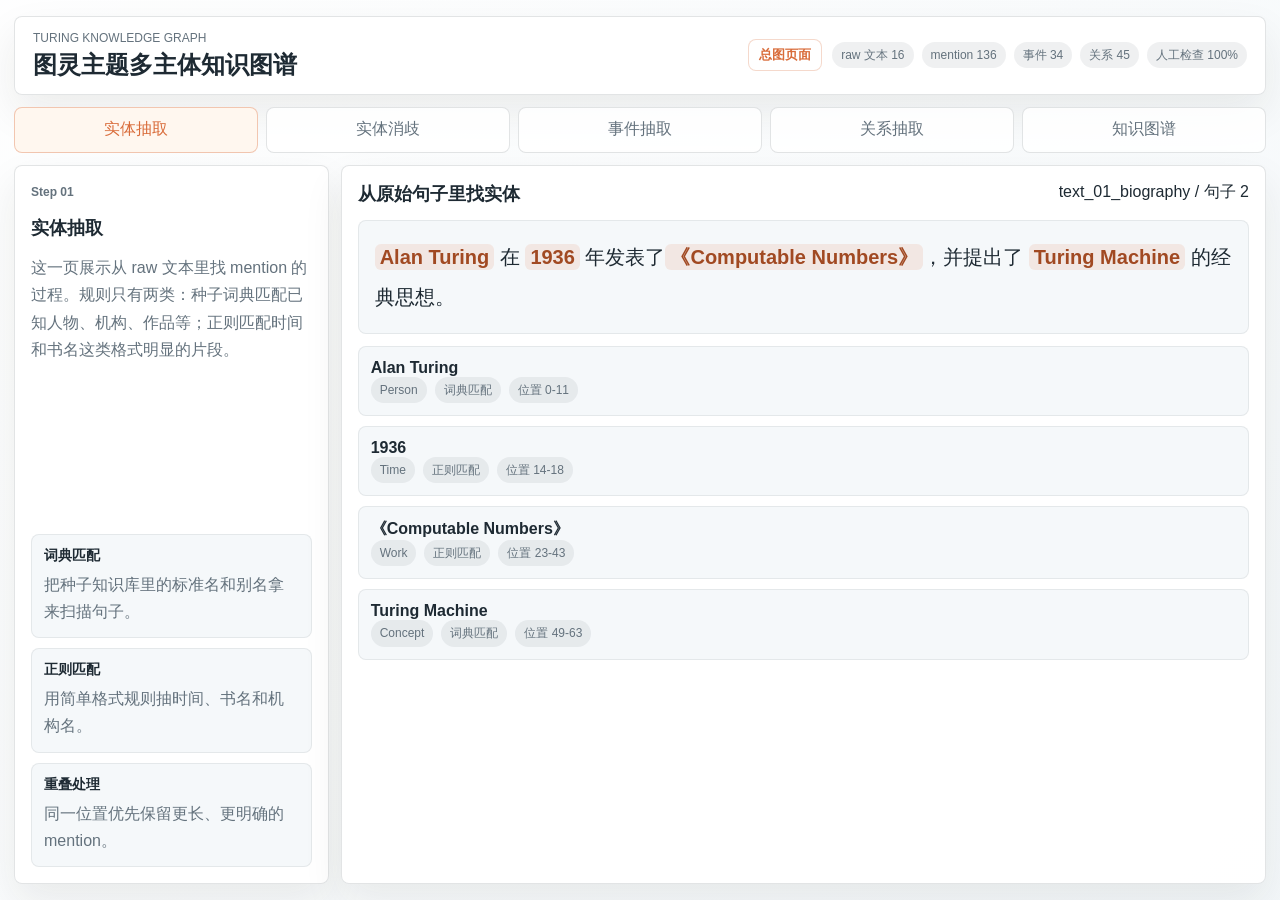
<file: web/index.html>
<!DOCTYPE html>
<html lang="zh-CN">
<head>
  <meta charset="UTF-8">
  <meta name="viewport" content="width=device-width, initial-scale=1.0">
  <title>图灵知识图谱</title>
  <link rel="stylesheet" href="./style.css">
</head>
<body>
  <div class="app-shell">
    <header class="topbar">
      <div>
        <p class="eyebrow">Turing Knowledge Graph</p>
        <h1>图灵主题多主体知识图谱</h1>
      </div>
      <div class="topbar-actions">
        <a class="atlas-link" href="./kg-atlas.html">总图页面</a>
        <div id="top-stats" class="top-stats">
          <span>正在加载数据...</span>
        </div>
      </div>
    </header>

    <nav class="tabs" aria-label="展示步骤">
      <button type="button" class="tab-button active" data-view="entity">实体抽取</button>
      <button type="button" class="tab-button" data-view="disambiguation">实体消歧</button>
      <button type="button" class="tab-button" data-view="event">事件抽取</button>
      <button type="button" class="tab-button" data-view="relation">关系抽取</button>
      <button type="button" class="tab-button" data-view="graph">知识图谱</button>
    </nav>

    <main class="view-stage">
      <section class="view-panel active" data-panel="entity">
        <div class="case-layout">
          <section class="method-card">
            <p class="step-label">Step 01</p>
            <h2>实体抽取</h2>
            <p>这一页展示从 raw 文本里找 mention 的过程。规则只有两类：种子词典匹配已知人物、机构、作品等；正则匹配时间和书名这类格式明显的片段。</p>
            <div id="entity-method-list" class="method-list"></div>
          </section>
          <section id="entity-extraction-case" class="case-card wide-card">
            <p>正在加载实体抽取案例...</p>
          </section>
        </div>
      </section>

      <section class="view-panel" data-panel="disambiguation">
        <div class="case-layout">
          <section class="method-card">
            <p class="step-label">Step 02</p>
            <h2>实体消歧</h2>
            <p>同一个词可能对应多个标准实体，所以这里把候选实体放在一起比较。总分由别名、上下文关键词、类型一致性三项组成。</p>
            <div id="formula-box" class="formula-box"></div>
          </section>
          <section class="case-card wide-card">
            <div class="card-head">
              <h3>典型案例</h3>
              <span>候选打分</span>
            </div>
            <div id="disambiguation-cases" class="case-list"></div>
          </section>
        </div>
      </section>

      <section class="view-panel" data-panel="event">
        <div class="case-layout">
          <section class="method-card">
            <p class="step-label">Step 03</p>
            <h2>事件抽取</h2>
            <p>我没有直接把句子变成边，而是先识别求学、发表、研究、战争工作等事件。这样答辩时可以先解释事件，再解释关系。</p>
            <div id="event-method-list" class="method-list"></div>
          </section>
          <section id="event-extraction-case" class="case-card wide-card">
            <p>正在加载事件抽取案例...</p>
          </section>
        </div>
      </section>

      <section class="view-panel" data-panel="relation">
        <div class="case-layout">
          <section class="method-card">
            <p class="step-label">Step 04</p>
            <h2>关系抽取</h2>
            <p>关系抽取主要跟着事件走：先确定事件类型和参与实体，再按简单规则生成三元组，并保留证据句。</p>
            <div id="relation-method-list" class="method-list"></div>
          </section>
          <section id="relation-extraction-case" class="case-card wide-card">
            <p>正在加载关系抽取案例...</p>
          </section>
        </div>
      </section>

      <section class="view-panel" data-panel="graph">
        <div class="graph-layout">
          <section class="graph-panel">
            <div class="panel-head">
              <div>
                <h2>知识图谱</h2>
                <p>点击节点查看连边，拖动节点可以调整位置。</p>
              </div>
              <div id="stats" class="stats"></div>
            </div>
            <div id="person-focus-buttons" class="focus-buttons"></div>
            <canvas id="graph-canvas"></canvas>
          </section>

          <aside class="graph-sidebar">
            <section class="sidebar-card">
              <div class="card-head">
                <h3>当前选择</h3>
                <span id="selection-hint">未选择</span>
              </div>
              <div id="detail-box" class="detail-box">
                <p>先点击一个节点。</p>
              </div>
            </section>
            <section class="sidebar-card compact-card">
              <div class="card-head">
                <h3>事件卡片</h3>
                <span id="event-count"></span>
              </div>
              <div id="event-list" class="event-list"></div>
            </section>
            <section class="sidebar-card compact-card">
              <div class="card-head">
                <h3>来源回溯</h3>
                <span id="source-count"></span>
              </div>
              <div id="source-list" class="source-list"></div>
            </section>
          </aside>
        </div>
      </section>
    </main>
  </div>

  <script src="./app.js"></script>
</body>
</html>
</file>
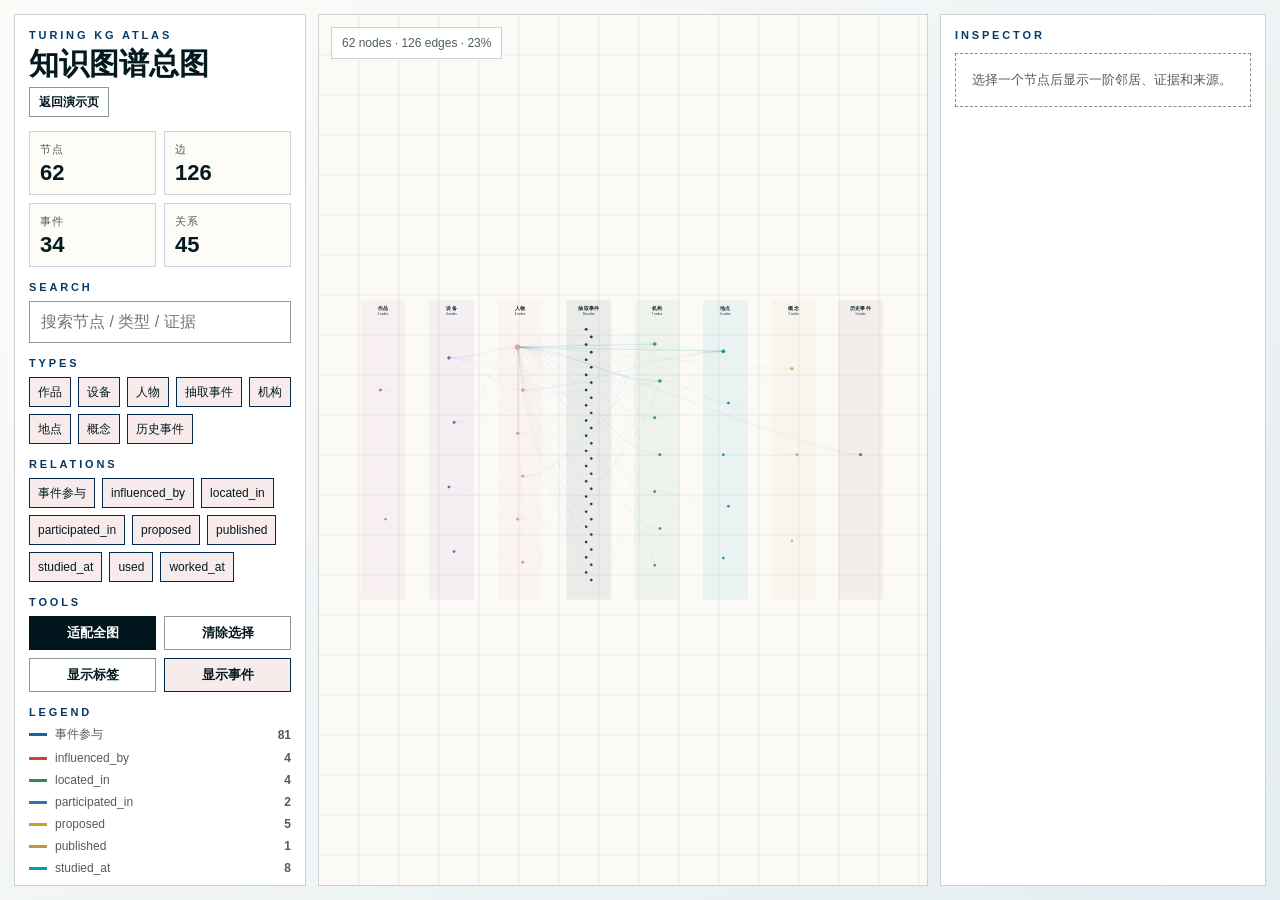
<file: web/kg-atlas.html>
<!doctype html>
<html lang="zh-CN">
  <head>
    <meta charset="utf-8" />
    <meta name="viewport" content="width=device-width, initial-scale=1" />
    <title>图灵知识图谱总图</title>
    <style>
      :root {
        color-scheme: light;
        --ink: oklch(0.2 0.03 220);
        --muted: oklch(0.47 0.018 220);
        --paper: oklch(0.975 0.01 88);
        --panel: oklch(0.995 0.005 88);
        --line: oklch(0.82 0.018 230);
        --blue: oklch(0.5 0.14 252);
        --cyan: oklch(0.64 0.12 205);
        --gold: oklch(0.72 0.14 83);
        --red: oklch(0.58 0.18 31);
        --green: oklch(0.58 0.12 155);
        --violet: oklch(0.54 0.13 295);
      }

      * {
        box-sizing: border-box;
      }

      html,
      body {
        height: 100%;
      }

      body {
        margin: 0;
        overflow: hidden;
        background:
          linear-gradient(135deg, oklch(0.99 0.006 88), oklch(0.94 0.012 230)),
          var(--paper);
        color: var(--ink);
        font-family: "Avenir Next", "PingFang SC", "Hiragino Sans GB", "Microsoft YaHei", sans-serif;
      }

      button,
      input {
        font: inherit;
      }

      button,
      a {
        -webkit-tap-highlight-color: transparent;
      }

      h1,
      h2,
      h3,
      p {
        margin: 0;
      }

      h1,
      h2,
      h3,
      .node-title {
        font-family: "Songti SC", "STSong", "Noto Serif CJK SC", serif;
      }

      h1 {
        font-size: 30px;
        line-height: 1.08;
        letter-spacing: 0;
      }

      h2 {
        font-size: 22px;
      }

      h3 {
        font-size: 18px;
      }

      .shell {
        display: grid;
        grid-template-columns: 292px minmax(0, 1fr) 326px;
        gap: 12px;
        height: 100vh;
        padding: 14px;
      }

      .panel,
      .map-stage {
        min-height: 0;
        border: 1px solid color-mix(in oklch, var(--line) 78%, white);
        background: color-mix(in oklch, white 88%, var(--panel));
      }

      .panel {
        display: grid;
        align-content: start;
        gap: 14px;
        overflow: auto;
        padding: 14px;
      }

      .map-stage {
        position: relative;
        overflow: hidden;
      }

      .brand {
        display: grid;
        gap: 7px;
      }

      .kicker {
        color: color-mix(in oklch, var(--blue) 68%, black);
        font-size: 11px;
        font-weight: 780;
        letter-spacing: 0.26em;
        text-transform: uppercase;
      }

      .hint {
        color: var(--muted);
        font-size: 13px;
        line-height: 1.55;
      }

      .home-link {
        display: inline-flex;
        align-items: center;
        justify-content: center;
        width: max-content;
        min-height: 30px;
        border: 1px solid color-mix(in oklch, var(--line) 82%, black);
        padding: 5px 9px;
        background: white;
        color: var(--ink);
        font-size: 12px;
        font-weight: 680;
        text-decoration: none;
      }

      .home-link:hover {
        border-color: color-mix(in oklch, var(--blue) 56%, black);
        color: color-mix(in oklch, var(--blue) 72%, black);
      }

      .search {
        display: grid;
        gap: 8px;
      }

      .search input {
        width: 100%;
        min-height: 42px;
        border: 1px solid color-mix(in oklch, var(--line) 82%, black);
        border-radius: 0;
        padding: 0 11px;
        background: white;
        color: var(--ink);
        outline: none;
      }

      .search input:focus-visible {
        border-color: var(--blue);
        box-shadow: 0 0 0 2px color-mix(in oklch, var(--blue) 18%, transparent);
      }

      .stats {
        display: grid;
        grid-template-columns: repeat(2, minmax(0, 1fr));
        gap: 8px;
      }

      .stat {
        border: 1px solid color-mix(in oklch, var(--line) 74%, white);
        padding: 10px;
        background: oklch(0.99 0.006 88);
      }

      .stat span {
        display: block;
        color: var(--muted);
        font-size: 11px;
        letter-spacing: 0.12em;
      }

      .stat strong {
        display: block;
        margin-top: 5px;
        font-size: 22px;
        line-height: 1;
      }

      .chips {
        display: flex;
        flex-wrap: wrap;
        gap: 7px;
        margin-top: 8px;
      }

      .chip,
      .tool-button {
        min-height: 30px;
        border: 1px solid color-mix(in oklch, var(--line) 82%, black);
        border-radius: 0;
        background: white;
        color: var(--ink);
        cursor: pointer;
      }

      .chip {
        padding: 5px 8px;
        font-size: 12px;
      }

      .chip[aria-pressed="true"] {
        border-color: color-mix(in oklch, var(--blue) 56%, black);
        background: color-mix(in oklch, var(--blue) 10%, white);
      }

      .tools {
        display: grid;
        grid-template-columns: repeat(2, minmax(0, 1fr));
        gap: 8px;
        margin-top: 8px;
      }

      .tool-button {
        padding: 7px 9px;
        font-size: 13px;
        font-weight: 680;
      }

      .tool-button.primary {
        border-color: oklch(0.18 0.035 212);
        background: oklch(0.18 0.035 212);
        color: white;
      }

      .tool-button[aria-pressed="true"] {
        border-color: color-mix(in oklch, var(--blue) 56%, black);
        background: color-mix(in oklch, var(--blue) 10%, white);
      }

      .legend {
        display: grid;
        gap: 8px;
      }

      .legend-row {
        display: grid;
        grid-template-columns: 18px minmax(0, 1fr) auto;
        align-items: center;
        gap: 8px;
        color: var(--muted);
        font-size: 12px;
      }

      .swatch {
        width: 18px;
        height: 3px;
        background: var(--line);
      }

      .map-toolbar {
        position: absolute;
        top: 12px;
        left: 12px;
        z-index: 2;
        display: flex;
        align-items: center;
        gap: 8px;
        border: 1px solid color-mix(in oklch, var(--line) 78%, white);
        padding: 8px 10px;
        background: oklch(1 0 0 / 0.9);
        backdrop-filter: blur(8px);
      }

      .readout {
        color: var(--muted);
        font-size: 12px;
      }

      canvas {
        display: block;
        width: 100%;
        height: 100%;
        cursor: grab;
      }

      canvas.is-dragging {
        cursor: grabbing;
      }

      .detail {
        display: grid;
        gap: 12px;
      }

      .node-title {
        font-size: 24px;
        line-height: 1.15;
      }

      .tags {
        display: flex;
        flex-wrap: wrap;
        gap: 7px;
      }

      .tag {
        border: 1px solid color-mix(in oklch, var(--line) 70%, white);
        padding: 5px 7px;
        background: color-mix(in oklch, white 84%, oklch(0.9 0.026 252));
        color: var(--ink);
        font-size: 12px;
      }

      .kv {
        display: grid;
        gap: 6px;
      }

      .kv div {
        display: flex;
        justify-content: space-between;
        gap: 10px;
        border-bottom: 1px solid color-mix(in oklch, var(--line) 72%, white);
        padding: 7px 0;
        color: var(--muted);
        font-size: 12px;
      }

      .kv strong {
        color: var(--ink);
        text-align: right;
      }

      .empty {
        border: 1px dashed color-mix(in oklch, var(--line) 78%, black);
        padding: 16px;
        color: var(--muted);
        font-size: 13px;
        line-height: 1.55;
      }

      .source-list,
      .edge-list {
        display: grid;
        gap: 8px;
      }

      .source-card,
      .edge-card {
        border: 1px solid color-mix(in oklch, var(--line) 70%, white);
        padding: 10px;
        background: oklch(0.99 0.006 88);
      }

      .source-card strong,
      .edge-card strong {
        display: block;
        margin-bottom: 5px;
        font-size: 13px;
      }

      .source-card p,
      .edge-card p {
        color: var(--muted);
        font-size: 12px;
        line-height: 1.5;
      }

      .source-card a {
        color: color-mix(in oklch, var(--blue) 72%, black);
        text-decoration: none;
      }

      .source-card a:hover {
        text-decoration: underline;
      }

      @media (max-width: 1180px) {
        .shell {
          grid-template-columns: 252px minmax(0, 1fr);
        }

        .panel.detail-panel {
          display: none;
        }
      }

      @media (max-width: 760px) {
        body {
          overflow: auto;
        }

        .shell {
          grid-template-columns: 1fr;
          height: auto;
          min-height: 100vh;
        }

        .map-stage {
          min-height: 620px;
        }

        .panel.detail-panel {
          display: grid;
        }
      }
    </style>
  </head>
  <body>
    <main class="shell">
      <aside class="panel">
        <div class="brand">
          <p class="kicker">Turing KG Atlas</p>
          <h1>知识图谱总图</h1>
          <a class="home-link" href="./index.html">返回演示页</a>
        </div>

        <div class="stats" id="stats"></div>

        <label class="search">
          <span class="kicker">Search</span>
          <input id="searchInput" type="search" placeholder="搜索节点 / 类型 / 证据" autocomplete="off" />
        </label>

        <section>
          <p class="kicker">Types</p>
          <div class="chips" id="typeChips"></div>
        </section>

        <section>
          <p class="kicker">Relations</p>
          <div class="chips" id="relationChips"></div>
        </section>

        <section>
          <p class="kicker">Tools</p>
          <div class="tools">
            <button class="tool-button primary" id="fitButton" type="button">适配全图</button>
            <button class="tool-button" id="clearButton" type="button">清除选择</button>
            <button class="tool-button" id="labelsButton" type="button" aria-pressed="false">显示标签</button>
            <button class="tool-button" id="eventButton" type="button" aria-pressed="true">显示事件</button>
          </div>
        </section>

        <section class="legend" id="legend"></section>
      </aside>

      <section class="map-stage">
        <div class="map-toolbar">
          <span class="readout" id="readout">Loading graph...</span>
        </div>
        <canvas id="canvas" aria-label="Turing knowledge graph atlas"></canvas>
      </section>

      <aside class="panel detail-panel">
        <div class="detail" id="detail">
          <p class="kicker">Inspector</p>
          <div class="empty">选择一个节点后显示一阶邻居、证据和来源。</div>
        </div>
      </aside>
    </main>

    <script>
      const TYPE_ORDER = ["Person", "Organization", "Place", "Device", "Concept", "Work", "Event", "EventNode", "unknown"];
      const TYPE_LABELS = {
        Person: "人物",
        Organization: "机构",
        Place: "地点",
        Device: "设备",
        Concept: "概念",
        Work: "作品",
        Event: "历史事件",
        EventNode: "抽取事件",
        unknown: "未分类",
      };
      const TYPE_COLORS = {
        Person: "oklch(0.78 0.08 31)",
        Organization: "oklch(0.62 0.12 155)",
        Place: "oklch(0.63 0.12 205)",
        Device: "oklch(0.56 0.14 295)",
        Concept: "oklch(0.78 0.11 84)",
        Work: "oklch(0.62 0.12 340)",
        Event: "oklch(0.5 0.08 35)",
        EventNode: "oklch(0.32 0.04 220)",
        unknown: "oklch(0.7 0.02 220)",
      };
      const RELATION_COLORS = {
        event_participant: "oklch(0.5 0.14 252)",
        relation: "oklch(0.58 0.12 155)",
        studied_at: "oklch(0.64 0.12 205)",
        worked_at: "oklch(0.58 0.13 205)",
        published: "oklch(0.7 0.12 83)",
        proposed: "oklch(0.72 0.13 84)",
        used: "oklch(0.56 0.14 295)",
        influenced_by: "oklch(0.58 0.18 31)",
        participated_in: "oklch(0.55 0.13 252)",
        located_in: "oklch(0.57 0.12 155)",
        unknown: "oklch(0.55 0.03 220)",
      };
      const RELATION_LABELS = {
        event_participant: "事件参与",
        relation: "抽取关系",
      };

      const canvas = document.querySelector("#canvas");
      const ctx = canvas.getContext("2d");
      const state = {
        graph: null,
        hovered: null,
        selected: null,
        search: "",
        showLabels: false,
        showEvents: true,
        activeTypes: new Set(),
        activeRelations: new Set(),
        transform: { x: 0, y: 0, k: 1 },
        dragging: false,
        lastPoint: null,
        pointerStart: null,
        dragMoved: false,
      };

      function valueOf(object, keys, fallback = "") {
        for (const key of keys) {
          const value = object?.[key];
          if (value !== undefined && value !== null && value !== "") {
            return value;
          }
        }
        return fallback;
      }

      function endpoint(value) {
        return typeof value === "object" && value ? value.id || value.key || value.node_id : value;
      }

      function escapeHtml(value) {
        return String(value).replace(/[&<>"']/g, (char) => ({
          "&": "&amp;",
          "<": "&lt;",
          ">": "&gt;",
          "\"": "&quot;",
          "'": "&#039;",
        })[char]);
      }

      function relationKey(edge) {
        const label = String(valueOf(edge, ["label", "relation", "type", "kind"], "unknown"));
        const kind = String(valueOf(edge, ["kind"], ""));
        return kind === "relation" ? label : kind || label;
      }

      function relationLabel(value) {
        return RELATION_LABELS[value] || value;
      }

      function typeRank(type) {
        const index = TYPE_ORDER.indexOf(type);
        return index === -1 ? TYPE_ORDER.length : index;
      }

      function centerOutSlotIndexes(count) {
        const centerLeft = Math.floor((count - 1) / 2);
        const slots = [centerLeft];
        for (let offset = 1; slots.length < count; offset += 1) {
          const right = centerLeft + offset;
          const left = centerLeft - offset;
          if (right < count) slots.push(right);
          if (left >= 0) slots.push(left);
        }
        return slots;
      }

      function centerWeightedTypeOrder(types, nodes) {
        const typeCounts = new Map(types.map((type) => [type, nodes.filter((node) => node.type === type).length]));
        const rankedTypes = [...types].sort((a, b) => {
          const countDelta = (typeCounts.get(b) || 0) - (typeCounts.get(a) || 0);
          return countDelta || typeRank(a) - typeRank(b) || a.localeCompare(b);
        });
        const ordered = new Array(rankedTypes.length);
        centerOutSlotIndexes(rankedTypes.length).forEach((slot, index) => {
          ordered[slot] = rankedTypes[index];
        });
        return ordered.filter(Boolean);
      }

      function normalizeGraph(payload) {
        const rawNodes = payload.nodes || payload.vertices || payload.graph?.nodes || [];
        const rawEdges = payload.edges || payload.links || payload.graph?.edges || payload.graph?.links || [];
        const nodes = rawNodes.map((node, index) => {
          const id = String(valueOf(node, ["id", "key", "node_id"], `node_${index}`));
          const type = String(valueOf(node, ["type", "node_type", "category", "kind"], "unknown"));
          const evidence = Array.isArray(node.evidence_samples) ? node.evidence_samples : [];
          return {
            raw: node,
            id,
            name: String(valueOf(node, ["label", "name", "title"], id)),
            type,
            description: String(valueOf(node, ["description", "summary", "evidence"], "")),
            source: String(valueOf(node, ["source"], "")),
            mentionCount: Number(valueOf(node, ["mention_count"], 0)) || 0,
            textIds: Array.isArray(node.text_ids) ? node.text_ids : [],
            evidence,
            degree: 0,
            inDegree: 0,
            outDegree: 0,
            x: 0,
            y: 0,
            r: 4,
          };
        });
        const nodeMap = new Map(nodes.map((node) => [node.id, node]));
        const edges = rawEdges
          .map((edge, index) => ({
            raw: edge,
            id: String(valueOf(edge, ["id", "key"], `edge_${index}`)),
            source: String(endpoint(valueOf(edge, ["source", "from", "source_id"]))),
            target: String(endpoint(valueOf(edge, ["target", "to", "target_id"]))),
            kind: String(valueOf(edge, ["kind"], "")),
            label: String(valueOf(edge, ["label", "relation", "type", "kind"], "unknown")),
            relation: relationKey(edge),
            weight: Number(valueOf(edge, ["weight", "value", "score", "strength"], 1)) || 1,
            evidence: String(valueOf(edge, ["evidence", "note", "description", "summary"], "")),
            textId: String(valueOf(edge, ["text_id"], "")),
            sentenceId: valueOf(edge, ["sentence_id"], ""),
            sourceTitle: String(valueOf(edge, ["source_title"], "")),
            sourceUrl: String(valueOf(edge, ["source_url"], "")),
          }))
          .filter((edge) => nodeMap.has(edge.source) && nodeMap.has(edge.target));
        for (const edge of edges) {
          const source = nodeMap.get(edge.source);
          const target = nodeMap.get(edge.target);
          source.degree += 1;
          source.outDegree += 1;
          target.degree += 1;
          target.inDegree += 1;
        }
        const types = centerWeightedTypeOrder([...new Set(nodes.map((node) => node.type))], nodes);
        const relations = [...new Set(edges.map((edge) => edge.relation))].sort((a, b) => {
          if (a === "event_participant") return -1;
          if (b === "event_participant") return 1;
          return relationLabel(a).localeCompare(relationLabel(b));
        });
        return {
          nodes,
          edges,
          nodeMap,
          types,
          relations,
          summary: payload.summary || {},
          events: payload.events || [],
        };
      }

      function layoutGraph(graph) {
        const visibleTypes = graph.types;
        const maxTypeCount = Math.max(...visibleTypes.map((type) => graph.nodes.filter((node) => node.type === type).length), 1);
        graph.world = {
          width: Math.max(1900, visibleTypes.length * 300),
          height: Math.max(1350, maxTypeCount * 32 + 280),
        };
        visibleTypes.forEach((type, typeIndex) => {
          const nodes = graph.nodes
            .filter((node) => node.type === type)
            .sort((a, b) => b.degree - a.degree || b.mentionCount - a.mentionCount || a.name.localeCompare(b.name, "zh-Hans-CN"));
          const x = 170 + typeIndex * ((graph.world.width - 340) / Math.max(1, visibleTypes.length - 1));
          const gap = (graph.world.height - 260) / Math.max(1, nodes.length);
          nodes.forEach((node, index) => {
            node.x = x + ((index % 2) - 0.5) * 22;
            node.y = 150 + gap * (index + 0.5);
            node.r = Math.max(4.2, Math.min(11, 4 + Math.sqrt(node.degree + node.mentionCount * 0.22) * 0.92));
          });
        });
      }

      function viewportSize() {
        const rect = canvas.getBoundingClientRect();
        return { width: rect.width, height: rect.height };
      }

      function resizeCanvas() {
        const rect = canvas.getBoundingClientRect();
        const dpr = window.devicePixelRatio || 1;
        canvas.width = Math.max(1, Math.floor(rect.width * dpr));
        canvas.height = Math.max(1, Math.floor(rect.height * dpr));
        ctx.setTransform(dpr, 0, 0, dpr, 0, 0);
        draw();
      }

      function fitGraph() {
        const graph = state.graph;
        if (!graph) return;
        const view = viewportSize();
        const k = Math.min(view.width / graph.world.width, view.height / graph.world.height) * 0.92;
        state.transform.k = k;
        state.transform.x = (view.width - graph.world.width * k) / 2;
        state.transform.y = (view.height - graph.world.height * k) / 2;
        draw();
      }

      function toWorld(point) {
        return {
          x: (point.x - state.transform.x) / state.transform.k,
          y: (point.y - state.transform.y) / state.transform.k,
        };
      }

      function isEventNode(node) {
        return node.type === "EventNode";
      }

      function isSearchMatch(node) {
        if (!state.search) return true;
        const haystack = [
          node.id,
          node.name,
          node.type,
          node.description,
          node.source,
          node.textIds.join(" "),
          node.evidence.map((item) => `${item.evidence || ""} ${item.source_title || ""}`).join(" "),
        ].join(" ").toLowerCase();
        return haystack.includes(state.search.toLowerCase());
      }

      function visibleNode(node) {
        return state.activeTypes.has(node.type) && (state.showEvents || !isEventNode(node));
      }

      function visibleEdge(edge) {
        if (!state.activeRelations.has(edge.relation)) return false;
        const source = state.graph?.nodeMap.get(edge.source);
        const target = state.graph?.nodeMap.get(edge.target);
        return Boolean(source && target && visibleNode(source) && visibleNode(target));
      }

      function selectedNeighborhood() {
        const ids = new Set();
        const edgeIds = new Set();
        const focus = state.selected || state.hovered;
        if (!focus || !state.graph) return { ids, edgeIds };
        ids.add(focus.id);
        for (const edge of state.graph.edges) {
          if (edge.source === focus.id || edge.target === focus.id) {
            ids.add(edge.source);
            ids.add(edge.target);
            edgeIds.add(edge.id);
          }
        }
        return { ids, edgeIds };
      }

      function draw() {
        const graph = state.graph;
        const view = viewportSize();
        ctx.save();
        ctx.clearRect(0, 0, view.width, view.height);
        drawBackground(view.width, view.height);
        if (!graph) {
          ctx.restore();
          return;
        }
        const { x, y, k } = state.transform;
        const focus = selectedNeighborhood();
        ctx.translate(x, y);
        ctx.scale(k, k);
        drawTypeBands(graph);
        drawEdges(graph, focus);
        drawNodes(graph, focus);
        ctx.restore();
        updateReadout();
      }

      function drawBackground(width, height) {
        ctx.save();
        ctx.fillStyle = "oklch(0.985 0.006 88)";
        ctx.fillRect(0, 0, width, height);
        ctx.strokeStyle = "oklch(0.79 0.014 230 / 0.28)";
        ctx.lineWidth = 1;
        for (let x = 40; x < width; x += 40) {
          ctx.beginPath();
          ctx.moveTo(x, 0);
          ctx.lineTo(x, height);
          ctx.stroke();
        }
        for (let y = 40; y < height; y += 40) {
          ctx.beginPath();
          ctx.moveTo(0, y);
          ctx.lineTo(width, y);
          ctx.stroke();
        }
        ctx.restore();
      }

      function drawTypeBands(graph) {
        const h = graph.world.height;
        graph.types.forEach((type) => {
          if (!state.activeTypes.has(type) || (!state.showEvents && type === "EventNode")) return;
          const nodes = graph.nodes.filter((node) => node.type === type);
          if (!nodes.length) return;
          const x = nodes.reduce((sum, node) => sum + node.x, 0) / nodes.length;
          ctx.fillStyle = TYPE_COLORS[type] || TYPE_COLORS.unknown;
          ctx.globalAlpha = 0.07;
          ctx.fillRect(x - 96, 42, 192, h - 84);
          ctx.globalAlpha = 1;
          ctx.fillStyle = "oklch(0.25 0.035 220)";
          ctx.font = "700 22px Songti SC, STSong, serif";
          ctx.textAlign = "center";
          ctx.fillText(TYPE_LABELS[type] || type, x, 82);
          ctx.font = "680 12px Avenir Next, PingFang SC, sans-serif";
          ctx.fillStyle = "oklch(0.48 0.02 220)";
          ctx.fillText(`${nodes.length} nodes`, x, 104);
        });
      }

      function drawEdges(graph, focus) {
        ctx.lineCap = "round";
        for (const edge of graph.edges) {
          if (!visibleEdge(edge)) continue;
          const source = graph.nodeMap.get(edge.source);
          const target = graph.nodeMap.get(edge.target);
          const searchDim = state.search && (!isSearchMatch(source) && !isSearchMatch(target));
          const focused = focus.edgeIds.has(edge.id);
          ctx.globalAlpha = focused ? 0.86 : searchDim ? 0.025 : focus.ids.size ? 0.045 : 0.14;
          ctx.strokeStyle = RELATION_COLORS[edge.relation] || RELATION_COLORS[edge.kind] || RELATION_COLORS.unknown;
          ctx.lineWidth = focused ? 2.8 : edge.kind === "relation" ? 1.25 : 0.8;
          drawEdgePath(source, target);
          ctx.stroke();
        }
        ctx.globalAlpha = 1;
      }

      function drawEdgePath(source, target) {
        const deltaX = target.x - source.x;
        const deltaY = target.y - source.y;
        const absX = Math.abs(deltaX);
        const absY = Math.abs(deltaY);
        ctx.beginPath();
        ctx.moveTo(source.x, source.y);
        if (absX < 72 || absY < 34 || (absX < 260 && absY < 120)) {
          ctx.lineTo(target.x, target.y);
          return;
        }

        const direction = Math.sign(deltaX) || 1;
        if (absX >= absY * 0.72) {
          const handle = Math.min(240, Math.max(72, absX * 0.38));
          ctx.bezierCurveTo(source.x + direction * handle, source.y, target.x - direction * handle, target.y, target.x, target.y);
          return;
        }

        const middleX = (source.x + target.x) / 2;
        const middleY = (source.y + target.y) / 2;
        const bend = Math.min(120, Math.max(34, absX * 0.18 + absY * 0.06));
        ctx.quadraticCurveTo(middleX + direction * bend, middleY, target.x, target.y);
      }

      function drawNodes(graph, focus) {
        for (const node of graph.nodes) {
          if (!visibleNode(node)) continue;
          const searchMatch = isSearchMatch(node);
          const focused = focus.ids.has(node.id);
          const selected = state.selected?.id === node.id;
          const hovered = state.hovered?.id === node.id;
          ctx.globalAlpha = state.search && !searchMatch ? 0.18 : focus.ids.size && !focused ? 0.34 : 1;
          ctx.fillStyle = TYPE_COLORS[node.type] || TYPE_COLORS.unknown;
          ctx.strokeStyle = selected ? "oklch(0.24 0.13 252)" : hovered ? "oklch(0.45 0.14 252)" : "oklch(0.58 0.035 220)";
          ctx.lineWidth = selected ? 2.8 : hovered || focused ? 1.8 : 0.8;
          ctx.beginPath();
          ctx.arc(node.x, node.y, node.r + (selected ? 2 : 0), 0, Math.PI * 2);
          ctx.fill();
          ctx.stroke();
          if (shouldLabel(node, focused, searchMatch)) {
            drawNodeLabel(node, selected || hovered);
          }
        }
        ctx.globalAlpha = 1;
      }

      function shouldLabel(node, focused, searchMatch) {
        if (state.showLabels) return true;
        if (state.selected?.id === node.id || state.hovered?.id === node.id) return true;
        if (state.search && searchMatch) return true;
        return focused && node.degree >= 4;
      }

      function drawNodeLabel(node, strong) {
        ctx.font = `${strong ? 760 : 680} 12px Avenir Next, PingFang SC, sans-serif`;
        ctx.textBaseline = "middle";
        const text = node.name.length > 18 ? `${node.name.slice(0, 18)}...` : node.name;
        const width = ctx.measureText(text).width + 12;
        const typeNodes = state.graph?.nodes.filter((item) => item.type === node.type) || [];
        const typeCenterX = typeNodes.length ? typeNodes.reduce((sum, item) => sum + item.x, 0) / typeNodes.length : node.x;
        const labelOnLeft = node.type === state.graph?.types[0] && node.x < typeCenterX;
        const boxX = labelOnLeft ? node.x - node.r - 5 - width : node.x + node.r + 5;
        const textX = labelOnLeft ? boxX + 6 : node.x + node.r + 11;
        ctx.textAlign = "left";
        ctx.fillStyle = "oklch(1 0 0 / 0.88)";
        ctx.fillRect(boxX, node.y - 10, width, 20);
        ctx.strokeStyle = "oklch(0.84 0.018 220)";
        ctx.lineWidth = 0.8;
        ctx.strokeRect(boxX, node.y - 10, width, 20);
        ctx.fillStyle = "oklch(0.19 0.03 220)";
        ctx.fillText(text, textX, node.y + 1);
      }

      function hitTest(point) {
        if (!state.graph) return null;
        const world = toWorld(point);
        let best = null;
        let bestDistance = Infinity;
        for (const node of state.graph.nodes) {
          if (!visibleNode(node)) continue;
          const distance = Math.hypot(node.x - world.x, node.y - world.y);
          const threshold = Math.max(8, node.r + 5 / state.transform.k);
          if (distance < threshold && distance < bestDistance) {
            best = node;
            bestDistance = distance;
          }
        }
        return best;
      }

      function renderControls() {
        const graph = state.graph;
        if (!graph) return;
        const summary = graph.summary || {};
        document.querySelector("#stats").innerHTML = [
          ["节点", summary.node_count || graph.nodes.length],
          ["边", summary.edge_count || graph.edges.length],
          ["事件", summary.event_count || graph.events.length],
          ["关系", summary.relation_count || graph.edges.filter((edge) => edge.kind === "relation").length],
        ]
          .map(([label, value]) => `<div class="stat"><span>${label}</span><strong>${value}</strong></div>`)
          .join("");
        renderChipGroup("#typeChips", graph.types, state.activeTypes, (value) => TYPE_LABELS[value] || value);
        renderChipGroup("#relationChips", graph.relations, state.activeRelations, relationLabel);
        document.querySelector("#legend").innerHTML = `<p class="kicker">Legend</p>${graph.relations
          .map((relation) => {
            const count = graph.edges.filter((edge) => edge.relation === relation).length;
            const color = RELATION_COLORS[relation] || RELATION_COLORS.unknown;
            return `<div class="legend-row"><i class="swatch" style="background:${color}"></i><span>${escapeHtml(relationLabel(relation))}</span><strong>${count}</strong></div>`;
          })
          .join("")}`;
      }

      function renderChipGroup(selector, values, activeSet, labeler) {
        const root = document.querySelector(selector);
        root.innerHTML = values
          .map((value) => `<button class="chip" type="button" data-value="${escapeHtml(value)}" aria-pressed="${activeSet.has(value)}">${escapeHtml(labeler(value))}</button>`)
          .join("");
        root.querySelectorAll("button").forEach((button) => {
          button.addEventListener("click", () => {
            const value = button.dataset.value;
            if (activeSet.has(value)) {
              activeSet.delete(value);
            } else {
              activeSet.add(value);
            }
            renderControls();
            draw();
          });
        });
      }

      function renderDetail(node) {
        const root = document.querySelector("#detail");
        if (!node) {
          root.innerHTML = `<p class="kicker">Inspector</p><div class="empty">选择一个节点后显示一阶邻居、证据和来源。</div>`;
          return;
        }
        const relatedEdges = state.graph.edges.filter((edge) => edge.source === node.id || edge.target === node.id);
        const edgeCards = relatedEdges.slice(0, 8).map((edge) => {
          const other = state.graph.nodeMap.get(edge.source === node.id ? edge.target : edge.source);
          return `
            <div class="edge-card">
              <strong>${escapeHtml(edge.label)}</strong>
              <p>${escapeHtml(other ? other.name : edge.target)} · ${escapeHtml(relationLabel(edge.relation))}</p>
            </div>
          `;
        });
        const evidenceCards = node.evidence.slice(0, 4).map((item) => `
          <article class="source-card">
            <strong>${escapeHtml(item.text_id || node.id)}${item.sentence_id ? ` / 句子 ${escapeHtml(item.sentence_id)}` : ""}</strong>
            <p>${escapeHtml(item.evidence || "")}</p>
            ${item.source_url ? `<p><a href="${escapeHtml(item.source_url)}" target="_blank" rel="noreferrer">${escapeHtml(item.source_title || "来源链接")}</a></p>` : item.source_title ? `<p>${escapeHtml(item.source_title)}</p>` : ""}
          </article>
        `);
        const edgeSources = relatedEdges
          .filter((edge) => edge.evidence)
          .slice(0, 3)
          .map((edge) => `
            <article class="source-card">
              <strong>${escapeHtml(edge.textId || edge.id)}${edge.sentenceId !== "" ? ` / 句子 ${escapeHtml(edge.sentenceId)}` : ""}</strong>
              <p>${escapeHtml(edge.evidence)}</p>
              ${edge.sourceUrl ? `<p><a href="${escapeHtml(edge.sourceUrl)}" target="_blank" rel="noreferrer">${escapeHtml(edge.sourceTitle || "来源链接")}</a></p>` : ""}
            </article>
          `);
        root.innerHTML = `
          <p class="kicker">Inspector</p>
          <div>
            <p class="kicker">${escapeHtml(TYPE_LABELS[node.type] || node.type)}</p>
            <h2 class="node-title">${escapeHtml(node.name)}</h2>
          </div>
          <div class="tags">
            <span class="tag">${escapeHtml(node.type)}</span>
            ${node.source ? `<span class="tag">${escapeHtml(node.source)}</span>` : ""}
            ${node.textIds.length ? `<span class="tag">${node.textIds.length} texts</span>` : ""}
          </div>
          ${node.description ? `<p class="hint">${escapeHtml(node.description)}</p>` : ""}
          <div class="kv">
            <div><span>ID</span><strong>${escapeHtml(node.id)}</strong></div>
            <div><span>入边</span><strong>${node.inDegree}</strong></div>
            <div><span>出边</span><strong>${node.outDegree}</strong></div>
            <div><span>总度数</span><strong>${node.degree}</strong></div>
            <div><span>mention</span><strong>${node.mentionCount}</strong></div>
          </div>
          <div>
            <p class="kicker">Neighbors</p>
            <div class="edge-list">${edgeCards.join("") || `<div class="empty">暂无相邻节点。</div>`}</div>
          </div>
          <div>
            <p class="kicker">Evidence</p>
            <div class="source-list">${evidenceCards.join("") || edgeSources.join("") || `<div class="empty">暂无证据片段。</div>`}</div>
          </div>
        `;
      }

      function updateReadout() {
        const graph = state.graph;
        if (!graph) return;
        const visibleNodes = graph.nodes.filter(visibleNode).length;
        const visibleEdges = graph.edges.filter(visibleEdge).length;
        document.querySelector("#readout").textContent = `${visibleNodes} nodes · ${visibleEdges} edges · ${Math.round(state.transform.k * 100)}%`;
      }

      async function loadGraph(payload) {
        state.graph = normalizeGraph(payload);
        layoutGraph(state.graph);
        state.activeTypes = new Set(state.graph.types);
        state.activeRelations = new Set(state.graph.relations);
        state.selected = null;
        state.hovered = null;
        renderControls();
        renderDetail(null);
        resizeCanvas();
        fitGraph();
      }

      async function fetchGraphPayload() {
        const candidates = ["/data/output/graph.json", "../data/output/graph.json"];
        let lastError = null;
        for (const url of candidates) {
          try {
            const response = await fetch(url, { cache: "no-store" });
            if (!response.ok) throw new Error(`HTTP ${response.status}`);
            return response.json();
          } catch (error) {
            lastError = error;
          }
        }
        throw lastError || new Error("graph.json load failed");
      }

      async function boot() {
        try {
          await loadGraph(await fetchGraphPayload());
        } catch (error) {
          document.querySelector("#readout").textContent = "无法加载 graph.json";
          document.querySelector("#detail").innerHTML = `<p class="kicker">Error</p><div class="empty">${escapeHtml(error.message)}</div>`;
        }
      }

      canvas.addEventListener("pointerdown", (event) => {
        state.dragging = true;
        state.pointerStart = { x: event.clientX, y: event.clientY };
        state.lastPoint = state.pointerStart;
        state.dragMoved = false;
        canvas.classList.add("is-dragging");
        canvas.setPointerCapture(event.pointerId);
      });

      canvas.addEventListener("pointermove", (event) => {
        const point = { x: event.clientX, y: event.clientY };
        if (state.dragging && state.lastPoint) {
          if (state.pointerStart && Math.hypot(point.x - state.pointerStart.x, point.y - state.pointerStart.y) > 4) {
            state.dragMoved = true;
          }
          state.transform.x += point.x - state.lastPoint.x;
          state.transform.y += point.y - state.lastPoint.y;
          state.lastPoint = point;
          draw();
          return;
        }
        const rect = canvas.getBoundingClientRect();
        const node = hitTest({ x: event.clientX - rect.left, y: event.clientY - rect.top });
        if (node?.id !== state.hovered?.id) {
          state.hovered = node;
          draw();
        }
      });

      canvas.addEventListener("pointerup", (event) => {
        const wasDragging = state.dragMoved;
        state.dragging = false;
        state.lastPoint = null;
        state.pointerStart = null;
        state.dragMoved = false;
        canvas.classList.remove("is-dragging");
        if (!wasDragging) {
          const rect = canvas.getBoundingClientRect();
          const node = hitTest({ x: event.clientX - rect.left, y: event.clientY - rect.top });
          if (!node) {
            state.selected = null;
            renderDetail(null);
            draw();
            return;
          }
          state.selected = state.selected?.id === node.id ? null : node;
          renderDetail(state.selected);
          draw();
        }
      });

      canvas.addEventListener("pointerleave", () => {
        if (!state.dragging) {
          state.hovered = null;
          draw();
        }
      });

      canvas.addEventListener("wheel", (event) => {
        event.preventDefault();
        const rect = canvas.getBoundingClientRect();
        const point = { x: event.clientX - rect.left, y: event.clientY - rect.top };
        const before = toWorld(point);
        const factor = event.deltaY < 0 ? 1.12 : 0.89;
        state.transform.k = Math.max(0.08, Math.min(3.6, state.transform.k * factor));
        state.transform.x = point.x - before.x * state.transform.k;
        state.transform.y = point.y - before.y * state.transform.k;
        draw();
      }, { passive: false });

      document.querySelector("#searchInput").addEventListener("input", (event) => {
        state.search = event.target.value.trim();
        draw();
      });
      document.querySelector("#fitButton").addEventListener("click", fitGraph);
      document.querySelector("#clearButton").addEventListener("click", () => {
        state.selected = null;
        state.hovered = null;
        state.search = "";
        document.querySelector("#searchInput").value = "";
        renderDetail(null);
        draw();
      });
      document.querySelector("#labelsButton").addEventListener("click", (event) => {
        state.showLabels = !state.showLabels;
        event.currentTarget.setAttribute("aria-pressed", String(state.showLabels));
        event.currentTarget.textContent = state.showLabels ? "隐藏标签" : "显示标签";
        draw();
      });
      document.querySelector("#eventButton").addEventListener("click", (event) => {
        state.showEvents = !state.showEvents;
        event.currentTarget.setAttribute("aria-pressed", String(state.showEvents));
        event.currentTarget.textContent = state.showEvents ? "隐藏事件" : "显示事件";
        draw();
      });

      window.addEventListener("resize", resizeCanvas);
      resizeCanvas();
      boot();
    </script>
  </body>
</html>
</file>
<file: web/style.css>
:root {
  --bg: #f6f9fb;
  --panel: #ffffff;
  --panel-soft: #f5f8fa;
  --line: rgba(34, 46, 55, 0.13);
  --text: #1e2a33;
  --muted: #64727d;
  --accent: #d96c3a;
  --accent-soft: rgba(217, 108, 58, 0.12);
  --blue: #4b7fd0;
  --green: #2f7f73;
  --shadow: 0 18px 40px rgba(42, 38, 31, 0.08);
}

* {
  box-sizing: border-box;
}

body {
  margin: 0;
  height: 100vh;
  overflow: hidden;
  font-family: "Noto Sans SC", "PingFang SC", "Microsoft YaHei", sans-serif;
  color: var(--text);
  background:
    linear-gradient(135deg, rgba(255, 255, 255, 0.88), rgba(246, 249, 251, 0.82)),
    linear-gradient(135deg, #f6f9fb, #e8f0f3);
}

button {
  font: inherit;
}

.app-shell {
  width: min(1440px, calc(100vw - 28px));
  height: 100vh;
  margin: 0 auto;
  padding: 16px 0;
  display: grid;
  grid-template-rows: auto auto minmax(0, 1fr);
  gap: 12px;
}

.topbar {
  min-height: 74px;
  display: flex;
  align-items: center;
  justify-content: space-between;
  gap: 20px;
  padding: 14px 18px;
  border: 1px solid var(--line);
  border-radius: 8px;
  background: rgba(255, 255, 255, 0.9);
  box-shadow: var(--shadow);
}

.topbar-actions {
  display: flex;
  align-items: center;
  justify-content: flex-end;
  flex-wrap: wrap;
  gap: 10px;
}

.atlas-link {
  display: inline-flex;
  align-items: center;
  justify-content: center;
  min-height: 31px;
  padding: 6px 10px;
  border: 1px solid rgba(217, 108, 58, 0.26);
  border-radius: 8px;
  background: #ffffff;
  color: var(--accent);
  font-size: 13px;
  font-weight: 700;
  text-decoration: none;
}

.atlas-link:hover {
  border-color: rgba(217, 108, 58, 0.45);
  background: #fff7ef;
}

.eyebrow {
  margin: 0 0 6px;
  color: var(--muted);
  font-size: 12px;
  text-transform: uppercase;
}

h1,
h2,
h3,
h4,
p {
  overflow-wrap: anywhere;
}

h1 {
  margin: 0;
  font-size: 24px;
  line-height: 1.2;
  letter-spacing: 0;
}

.top-stats,
.stats,
.case-meta,
.focus-buttons,
.tag-row {
  display: flex;
  flex-wrap: wrap;
  gap: 8px;
}

.top-stats span,
.stats span,
.case-meta span,
.tag-row span,
#event-count,
#source-count,
#selection-hint {
  padding: 5px 9px;
  border-radius: 999px;
  background: rgba(34, 46, 55, 0.07);
  color: var(--muted);
  font-size: 12px;
  line-height: 1.35;
}

.tabs {
  height: 46px;
  display: grid;
  grid-template-columns: repeat(5, minmax(0, 1fr));
  gap: 8px;
}

.tab-button {
  border: 1px solid var(--line);
  border-radius: 8px;
  background: rgba(255, 255, 255, 0.86);
  color: var(--muted);
  cursor: pointer;
  transition: background 0.18s ease, color 0.18s ease, border-color 0.18s ease;
}

.tab-button:hover,
.tab-button.active {
  background: #fff7ef;
  color: var(--accent);
  border-color: rgba(217, 108, 58, 0.35);
}

.view-stage {
  min-height: 0;
}

.view-panel {
  display: none;
  height: 100%;
  min-height: 0;
}

.view-panel.active {
  display: block;
}

.case-layout,
.graph-layout {
  height: 100%;
  min-height: 0;
  display: grid;
  gap: 12px;
}

.case-layout {
  grid-template-columns: minmax(260px, 0.34fr) minmax(0, 1fr);
}

.graph-layout {
  grid-template-columns: minmax(0, 1fr) minmax(320px, 0.38fr);
}

.method-card,
.case-card,
.graph-panel,
.sidebar-card {
  min-height: 0;
  border: 1px solid var(--line);
  border-radius: 8px;
  background: rgba(255, 255, 255, 0.92);
  box-shadow: var(--shadow);
}

.method-card,
.case-card,
.sidebar-card {
  padding: 16px;
}

.method-card {
  display: flex;
  flex-direction: column;
  gap: 14px;
}

.step-label {
  margin: 0;
  color: var(--accent);
  font-size: 12px;
  font-weight: 700;
}

.method-card h2,
.graph-panel h2,
.sidebar-card h3,
.case-card h3 {
  margin: 0;
  font-size: 18px;
  letter-spacing: 0;
}

.method-card p,
.case-card p,
.graph-panel p,
.sidebar-card p {
  margin: 0;
  color: var(--muted);
  line-height: 1.7;
}

.method-list {
  display: grid;
  gap: 10px;
  margin-top: auto;
}

.method-item,
.source-card,
.event-card,
.mini-card {
  padding: 12px;
  border: 1px solid rgba(34, 46, 55, 0.08);
  border-radius: 8px;
  background: var(--panel-soft);
}

.method-item strong,
.source-card h4,
.event-card h4,
.mini-card strong {
  display: block;
  margin: 0 0 6px;
  font-size: 14px;
}

.wide-card {
  overflow: auto;
}

.raw-sentence {
  margin-top: 14px;
  padding: 16px;
  border-radius: 8px;
  background: #f5f8fa;
  border: 1px solid rgba(34, 46, 55, 0.08);
  font-size: 20px;
  line-height: 2;
}

.mention-mark {
  display: inline;
  padding: 2px 5px;
  border-radius: 6px;
  background: var(--accent-soft);
  color: #a14922;
  font-weight: 700;
}

.card-head,
.panel-head {
  display: flex;
  justify-content: space-between;
  align-items: flex-start;
  gap: 12px;
}

.case-list,
.score-table,
.flow-list,
.event-list,
.source-list,
.detail-box {
  display: grid;
  gap: 10px;
  margin-top: 12px;
}

.case-item,
.score-row,
.flow-row {
  padding: 12px;
  border: 1px solid rgba(34, 46, 55, 0.08);
  border-radius: 8px;
  background: var(--panel-soft);
}

.case-item h4 {
  margin: 0;
  font-size: 16px;
}

.case-item p {
  margin-top: 8px;
}

.score-row.selected,
.flow-row.selected {
  border-color: rgba(217, 108, 58, 0.32);
  background: #fff7ef;
}

.score-values {
  display: flex;
  flex-wrap: wrap;
  gap: 6px;
  margin-top: 8px;
}

.score-values span {
  padding: 4px 8px;
  border-radius: 999px;
  background: rgba(34, 46, 55, 0.07);
  color: var(--muted);
  font-size: 12px;
}

.formula-box {
  padding: 12px;
  border-radius: 8px;
  background: #f5f8fa;
  border: 1px solid rgba(34, 46, 55, 0.08);
  color: var(--muted);
  line-height: 1.7;
}

.focus-button {
  border: 1px solid rgba(217, 108, 58, 0.22);
  border-radius: 999px;
  background: #ffffff;
  color: var(--accent);
  cursor: pointer;
  transition: background 0.18s ease, border-color 0.18s ease;
}

.focus-button {
  padding: 7px 11px;
}

.focus-button:hover,
.focus-button.active {
  background: #fff7ef;
  border-color: rgba(217, 108, 58, 0.42);
}

.graph-panel {
  padding: 14px;
  display: grid;
  grid-template-rows: auto auto minmax(0, 1fr);
  gap: 10px;
}

#graph-canvas {
  width: 100%;
  height: 100%;
  min-height: 0;
  display: block;
  border: 1px solid rgba(34, 46, 55, 0.09);
  border-radius: 8px;
  background:
    linear-gradient(rgba(255, 255, 255, 0.66), rgba(255, 255, 255, 0.66)),
    linear-gradient(135deg, #f7fafc, #edf4f6);
  cursor: grab;
}

#graph-canvas.dragging {
  cursor: grabbing;
}

.graph-sidebar {
  min-height: 0;
  display: grid;
  grid-template-rows: minmax(0, 1fr) minmax(140px, 0.65fr) minmax(120px, 0.5fr);
  gap: 12px;
}

.sidebar-card {
  overflow: auto;
}

.compact-card {
  padding-bottom: 12px;
}

.detail-box .title {
  font-weight: 700;
  font-size: 18px;
  color: var(--text);
}

.detail-box .meta,
.source-link {
  color: var(--accent);
}

.detail-evidence-card,
.evidence {
  padding: 10px 12px;
  border-radius: 8px;
  background: rgba(34, 46, 55, 0.06);
  color: var(--text);
  line-height: 1.65;
}

.event-card {
  cursor: pointer;
}

.event-card:hover,
.event-card.active {
  border-color: rgba(217, 108, 58, 0.35);
  background: #fff7ef;
}

.source-card a,
.source-link {
  text-decoration: none;
}

.source-card a:hover,
.source-link:hover {
  text-decoration: underline;
}

@media (max-width: 900px) {
  body {
    overflow: auto;
  }

  .app-shell {
    height: auto;
    min-height: 100vh;
  }

  .topbar,
  .case-layout,
  .graph-layout {
    grid-template-columns: 1fr;
    display: grid;
  }

  .tabs {
    height: auto;
    grid-template-columns: repeat(2, minmax(0, 1fr));
  }

  .tab-button {
    min-height: 42px;
  }

  .case-layout,
  .graph-layout {
    height: auto;
  }

  .graph-panel {
    min-height: 520px;
  }

  .graph-sidebar {
    grid-template-rows: auto;
  }
}
</file>
